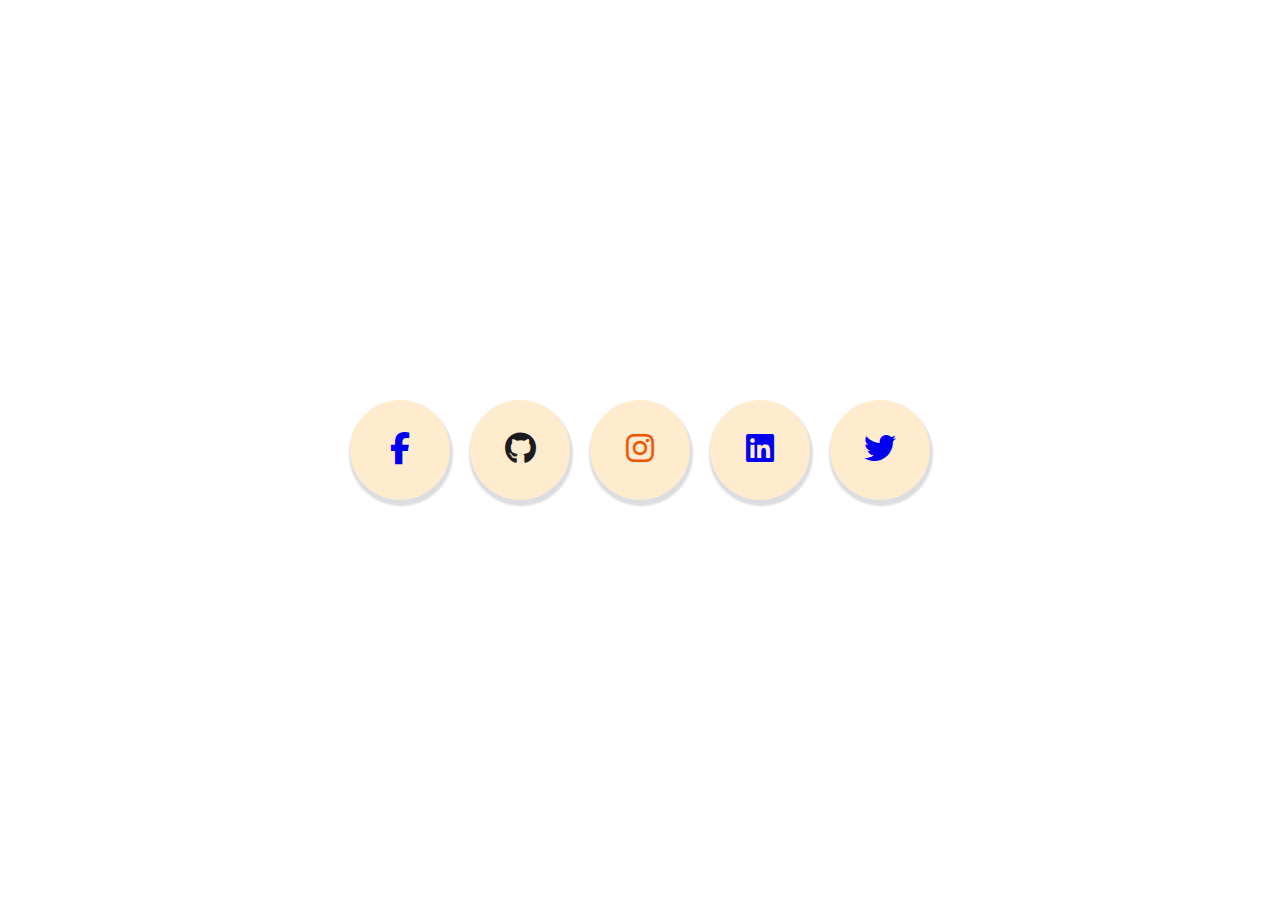
<file: 02-Social Medial integration/index.html>
<!DOCTYPE html>
<html lang="en">
<head>
    <meta charset="UTF-8">
    <meta name="viewport" content="width=device-width, initial-scale=1.0">
    <link rel="icon" href="favicon.ico">
    <link rel="stylesheet" href="style.css">

    <link rel="stylesheet" href="https://cdnjs.cloudflare.com/ajax/libs/font-awesome/6.1.1/css/all.min.css">

    
    <title>Social media </title>
</head>
<body>
    <div class="centerdiv">

        <a href="https://www.facebook.com/profile.php?id=100009144203675" target="_blank">
            
        <i class=" fa-2x fa-brands fa-facebook-f fa-fade"></i>
        </a>


        <a href="https://github.com/anshulsahu01" target="_blank">

            <i class="fa-2x fa-brands fa-github"></i>

        </a>



        <a href="https://www.instagram.com/anshull_01_/ " target="_blank">    <i class="fa-2x fa-brands fa-instagram"></i>
        </a>
        

    



    <a href="https://www.linkedin.com/in/anshul-sahu-4a0214200/" target="_blank">
        <i class="fa-2x fa-brands fa-linkedin"></i>


    </a>


    <a href="#" target="_blank">    <i class="fa-2x fa-brands fa-twitter"></i>
    </a>


    


    </div>
    
</body>
</html>
</file>
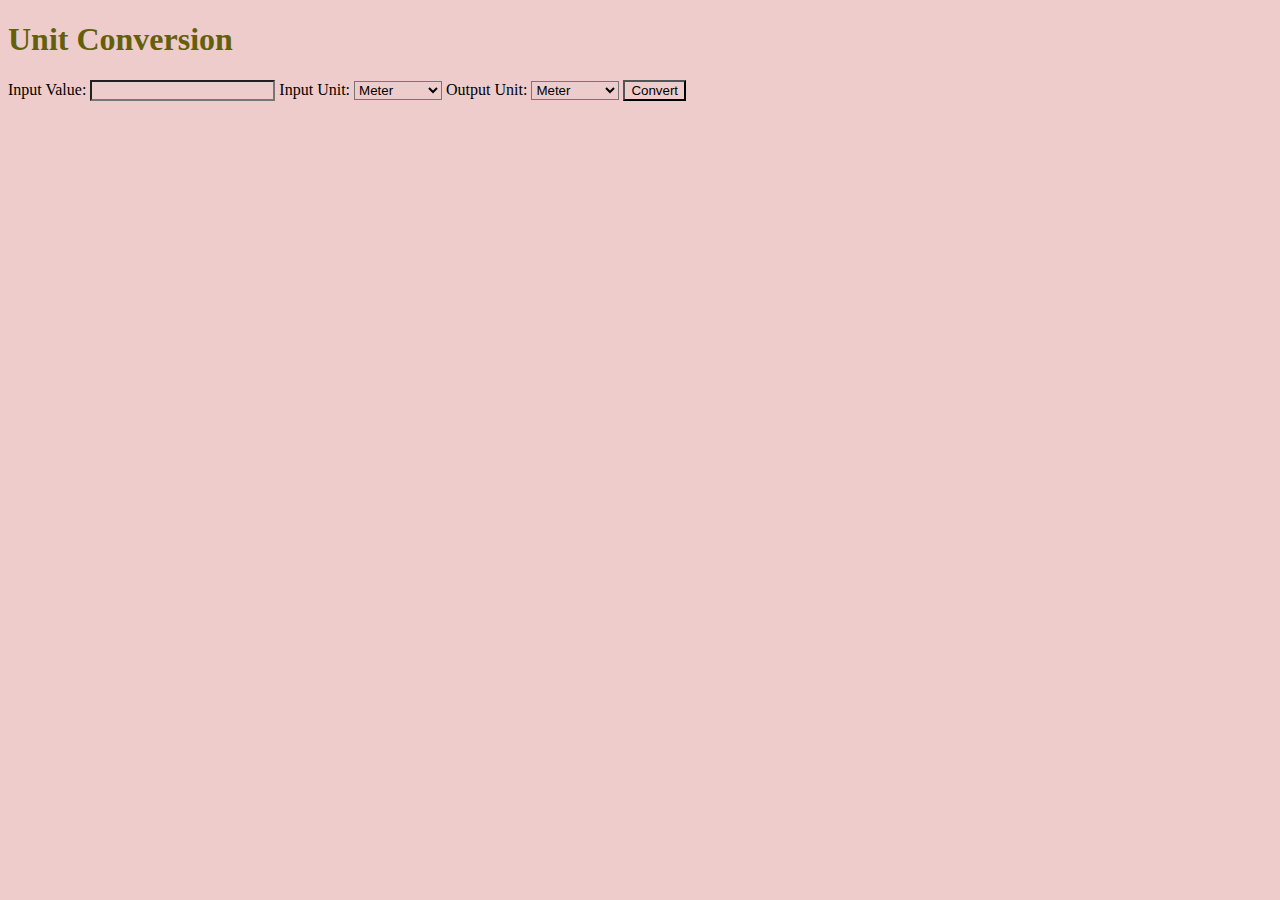
<file: 03-Unit Conversion/index.html>
<!DOCTYPE html>
<html>
<head>
  <title>Unit Conversion by anshul</title>
  <link rel="icon" href="512x512bb.jpg">
  <script>
    function convertUnits() {
      // Get input values
      var input = document.getElementById("inputValue").value;
      var inputUnit = document.getElementById("inputUnit").value;
      var outputUnit = document.getElementById("outputUnit").value;
      
      // Perform conversion
      var result;
      if (inputUnit === "m" && outputUnit === "km") {
        result = input / 1000;
      } else if (inputUnit === "km" && outputUnit === "m") {
        result = input * 1000;
      } else if (inputUnit === "cm" && outputUnit === "m") {
        result = input / 100;
      } else if (inputUnit === "m" && outputUnit === "cm") {
        result = input * 100;
      } else {
        result = "Invalid conversion";
      }
      
      // Display the result
      document.getElementById("result").innerHTML = result;
    }
  </script>

  <style>
    *{
      background-color: #efcccc;
     
    }
    h1{
      color: rgb(99, 96, 13);
    }
  </style>
</head>
<body>
  <h1>Unit Conversion</h1>
  
  <label for="inputValue">Input Value:</label>
  <input type="number" id="inputValue">
  
  <label for="inputUnit">Input Unit:</label>
  <select id="inputUnit">
    <option value="m">Meter</option> 
    <option value="km">Kilometer</option>
    <option value="cm">Centimeter</option>
  </select>
  
  <label for="outputUnit">Output Unit:</label>
  <select id="outputUnit">
    <option value="m">Meter</option>
    <option value="km">Kilometer</option>
    <option value="cm">Centimeter</option>
  </select>
  
  <button onclick="convertUnits()">Convert</button>
  
  <p id="result"></p>
</body>
</html>
</file>
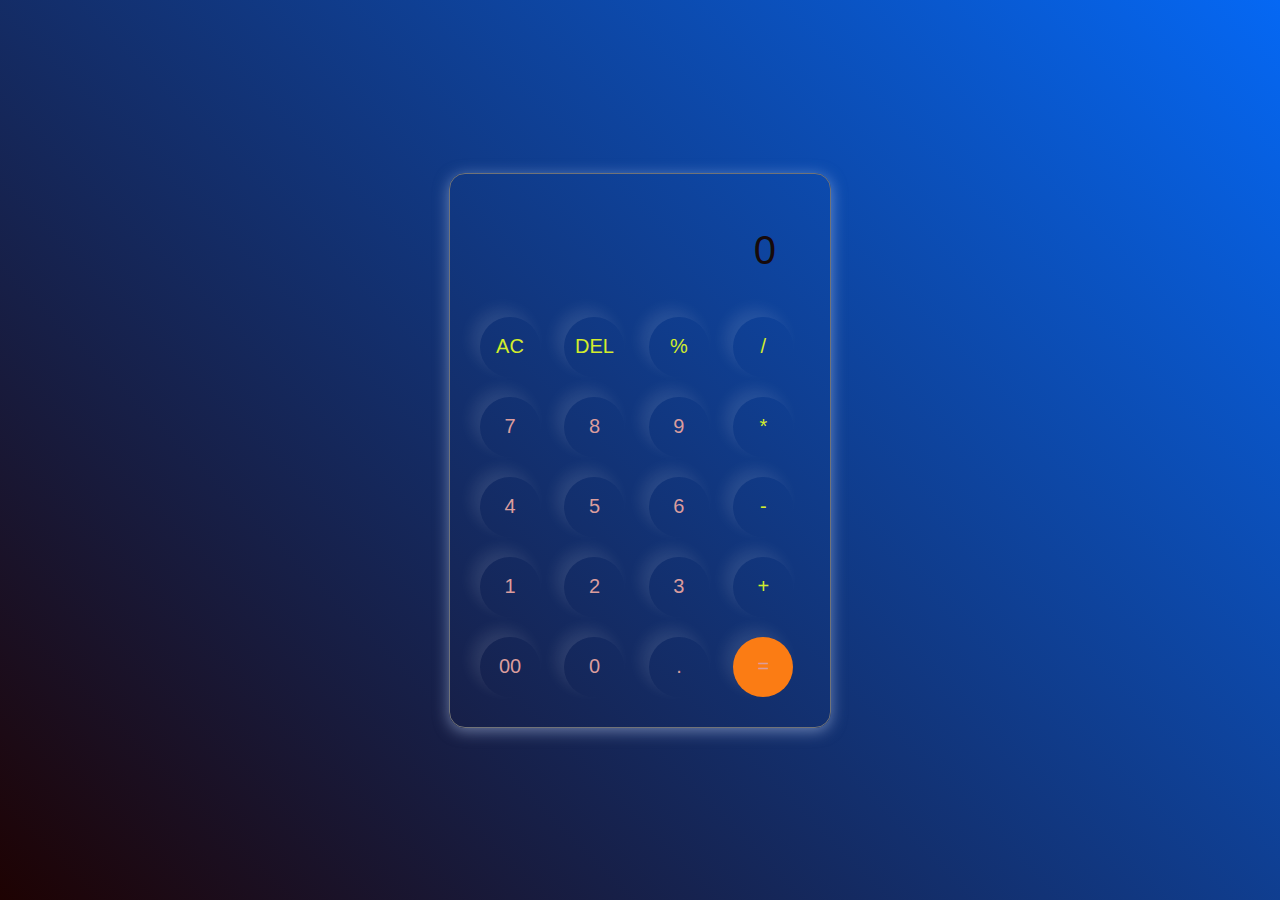
<file: 04-calculater/index.html>
<!DOCTYPE html>
<html lang="en">
  <head>
    <meta charset="UTF-8" />
    <meta http-equiv="X-UA-Compatible" content="IE=edge" />
    <meta name="viewport" content="width=device-width, initial-scale=1.0" />
    <link rel="icon" href="OIP.jpeg">
    <link rel="stylesheet" href="style.css" />
    <title>Calculator - By Anshul</title>
  </head>
  <body>
    <div class="container">
      <div class="calculator">
        <input type="text" id="inputBox" placeholder="0" />
        <div>
          <button class="button operator">AC</button>
          <button class="button operator">DEL</button>
          <button class="button operator">%</button>
          <button class="button operator">/</button>
        </div>
        <div>
          <button class="button">7</button>
          <button class="button">8</button>
          <button class="button">9</button>
          <button class="button operator">*</button>
        </div>
        <div>
          <button class="button">4</button>
          <button class="button">5</button>
          <button class="button">6</button>
          <button class="button operator">-</button>
        </div>
        <div>
          <button class="button">1</button>
          <button class="button">2</button>
          <button class="button">3</button>
          <button class="button operator">+</button>
        </div>

        <div>
          <button class="button">00</button>
          <button class="button">0</button>
          <button class="button">.</button>
          <button class="button equalBtn">=</button>
        </div>
      </div>
    </div>

    <script src="script.js"></script>
  </body>
</html>
</file>
<file: 02-Social Medial integration/style.css>
*{ margin: 0% ; padding: 0%;} 
    .centerdiv{
        height:100vh;
        display: flex;
        justify-content: center;
        align-items: center;
    
    }

    a{
        height: 100px;
        width: 100px;
        background-color: blanchedalmond;
        border-radius: 50px;
        text-align: center;
        margin: 10px;
        line-height: 110px;
        box-shadow: 1px 4px 2px 2px #dcdde1;
    }
    a i {
        transition: all 0.3s linear;
    }

    a:hover i{
        transform: scale(1.4);
    }

    .fa-instagram {
        color: #f35506;
    }

    .fa-github {
        color: #1b1b1e;
    }

    .fa-facebook {
        color: #041867;
    }

    /* .fa-linkedin {
        color: #2e54eb;
    } */
</file>
<file: 04-calculater/style.css>
/* @import url('https://fonts.googleapis.com/css2?family=Poppins:wght@500&display=swap'); */

*{
    margin: 0;
    padding: 0;
    box-sizing: border-box;
    font-family: 'Poppins', sans-serif;
}

body{
    width: 100%;
    height: 100vh;
    display: flex;
    justify-content: center;
    align-items: center;
    background: linear-gradient(45deg, #1e0202, #0568f4);
}

.calculator{
    border: 1px solid #717377;
    padding: 20px;
    border-radius: 16px;
    background: transparent;
    box-shadow: 0px 3px 15px rgba(193, 211, 248, 0.5);

}

input{
    width: 320px;
    border: none;
    padding: 24px;
    margin: 10px;
    background: transparent;
    box-shadow: 0px 3px 15px rgbs(84, 84, 84, 0.1);
    font-size: 40px;
    text-align: right;
    cursor: pointer;
    color: #ffffff;
}

input::placeholder{
    color: #170a0a;
}

button{
    border: none;
    width: 60px;
    height: 60px;
    margin: 10px;
    border-radius: 50%;
    background: transparent;
    color: #db9d9d;
    font-size: 20px;
    box-shadow: -8px -8px 15px rgba(255, 255, 255, 0.1);
    cursor: pointer;
}

.equalBtn{
    background-color: #fb7c14;
}

.operator{
    color: #d3ed2c;
}
</file>
